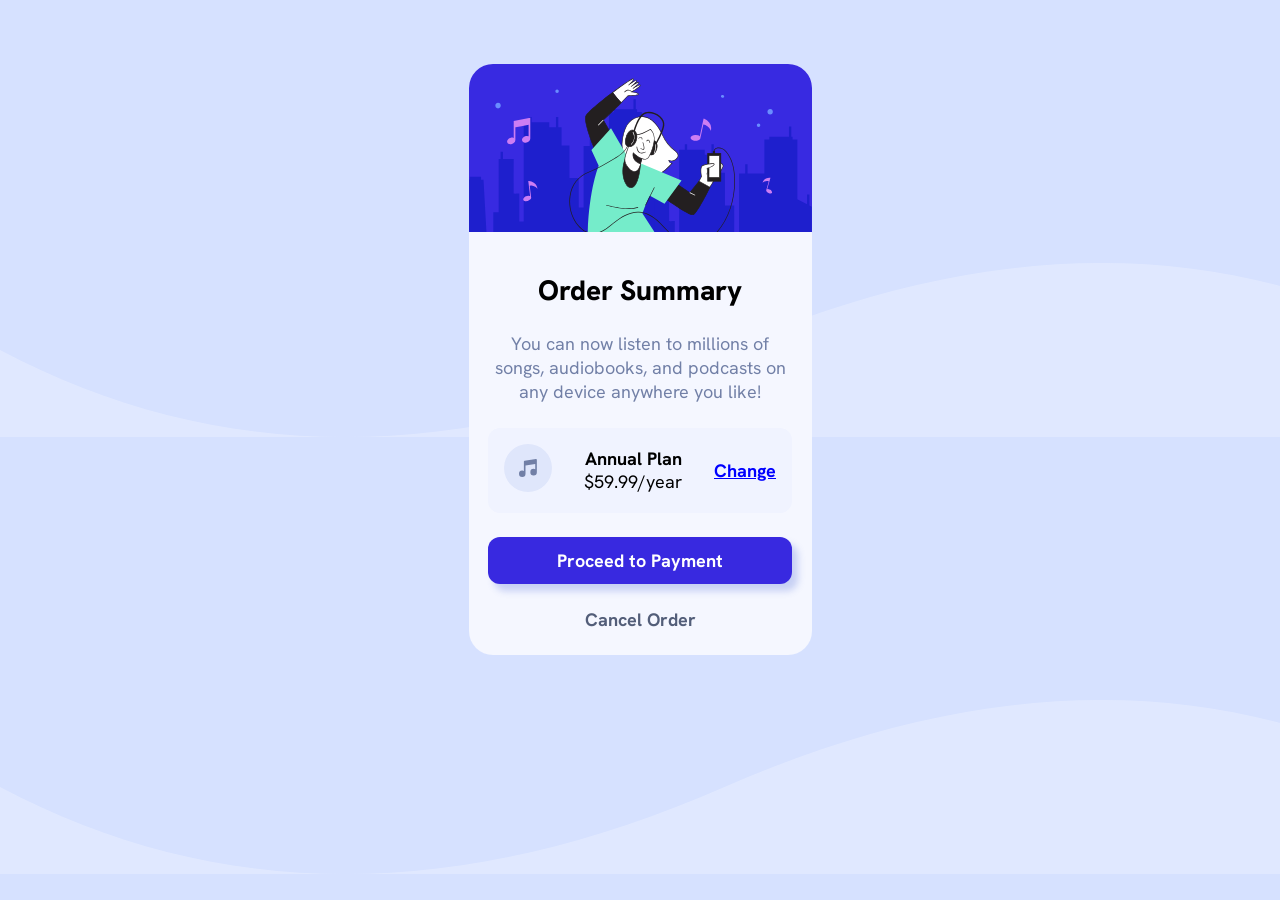
<file: order-summary-component-main/index.html>
<!DOCTYPE html>
<html lang="en">
<head>
  <meta charset="UTF-8">
  <meta name="viewport" content="width=device-width, initial-scale=1.0"> <!-- displays site properly based on user's device -->
  <link rel="preconnect" href="https://fonts.googleapis.com">
  <link rel="preconnect" href="https://fonts.gstatic.com" crossorigin>
  <link href="https://fonts.googleapis.com/css2?family=Figtree:ital,wght@0,300..900;1,300..900&family=Geist+Mono:ital,wght@0,100..900;1,100..900&family=Hanken+Grotesk:ital,wght@0,100..900;1,100..900&display=swap" rel="stylesheet">
  <link rel="icon" type="image/png" sizes="32x32" href="./images/favicon-32x32.png">
  
  <title>Frontend Mentor | Order summary card</title>

  <!-- Feel free to remove these styles or customise in your own stylesheet 👍 -->
  <style>
    .attribution { font-size: 0.6875rem; text-align: center; }
    .attribution a { color: hsl(228, 45%, 44%); }
    body{
      background-color:  hsl(225, 100%, 94%);
      font-size: 18px;
      font-family: "Hanken Grotesk", sans-serif;
      background-image: url(./images/pattern-background-desktop.svg);
    }
    .container{
      background-color:  hsl(225, 100%, 98%);
      min-height: auto;
      width: 343px;
      margin: 64px auto;
      display: flex;
      justify-content: center;
      align-items: center;
      text-align: center;
      flex-direction: column;
      gap: 16px;
      border-radius: 24px;
      overflow: hidden;
      
    }
    .img{
      overflow: hidden;
    }
    .img img{
      width: 100%;
      height: auto;
      display: block;
    }
    .order{
      display: flex;
      flex-direction: column;
      gap: 24px;
      padding: 24px;
    }
    .order .title{
      font-size: 28px;
      font-weight: 800;
    }
    .order .desc{
      color: hsl(224, 23%, 55%);
      line-height: 24px;
    }

    .annual{
      
      background-color:  hsl(226, 100%, 97%);
      display: flex;
      flex-direction: row;
      justify-content:flex-start;
      gap: 32px;
      align-items:center;
      padding: 16px;
      border-radius: 12px;
      
    }
    .annual .change{
      color:blue;
      font-weight: 700;
      margin-left: auto;
      text-decoration: underline;
    }
    .annual .ann{
      font-weight: 700;
    }
    .circle{
      display:felx;
      justify-content: center;
      align-items: center;
      border-radius: 100%;

    }
    .button{
      color: white;
      font-weight: 700;
      background-color:  hsl(245, 75%, 52%);
      padding: 12px;
      border-radius: 12px;
      box-shadow: 6px 7px 7px hsla(228, 63%, 53%, 0.25);
    }
    .canc{
      font-weight: 700;
      color:hsl(223, 19%, 40%);
    }
    .annual .change:hover{
      color: hsl(252, 100%, 67%);
      text-decoration: none;
      cursor: pointer;
    }
    .button:hover{
      background-color: hsl(252, 100%, 67%);
      cursor: pointer;
    }
    .canc:hover{
      cursor: pointer;
      color:hsl(223, 47%, 23%) ;
    }
    @media (min-width: 768){
      body{
        background-image: url(./images/pattern-background-desktop.svg)
      }
    }
  </style>
  
</head>
<body>
  <div class="container">
    <div class="img"><img src="./images/illustration-hero.svg"></div>
    <div class="order">
      <div class="title">Order Summary</div>
      <div class="desc">You can now listen to millions of songs, audiobooks, and podcasts on any 
         device anywhere you like!</div>
      <div class="annual">
        <div class="circle"><img src="./images/icon-music.svg"></div>
        <div class="plan">
          <div class="ann">Annual Plan</div>
          <div>$59.99/year</div>
        </div>
        <div class="change">Change</div>
      </div>
      <div class="button">Proceed to Payment</div>
      <div class="canc">Cancel Order</div>
    </div>

  </div>
</body>
</html>
</file>
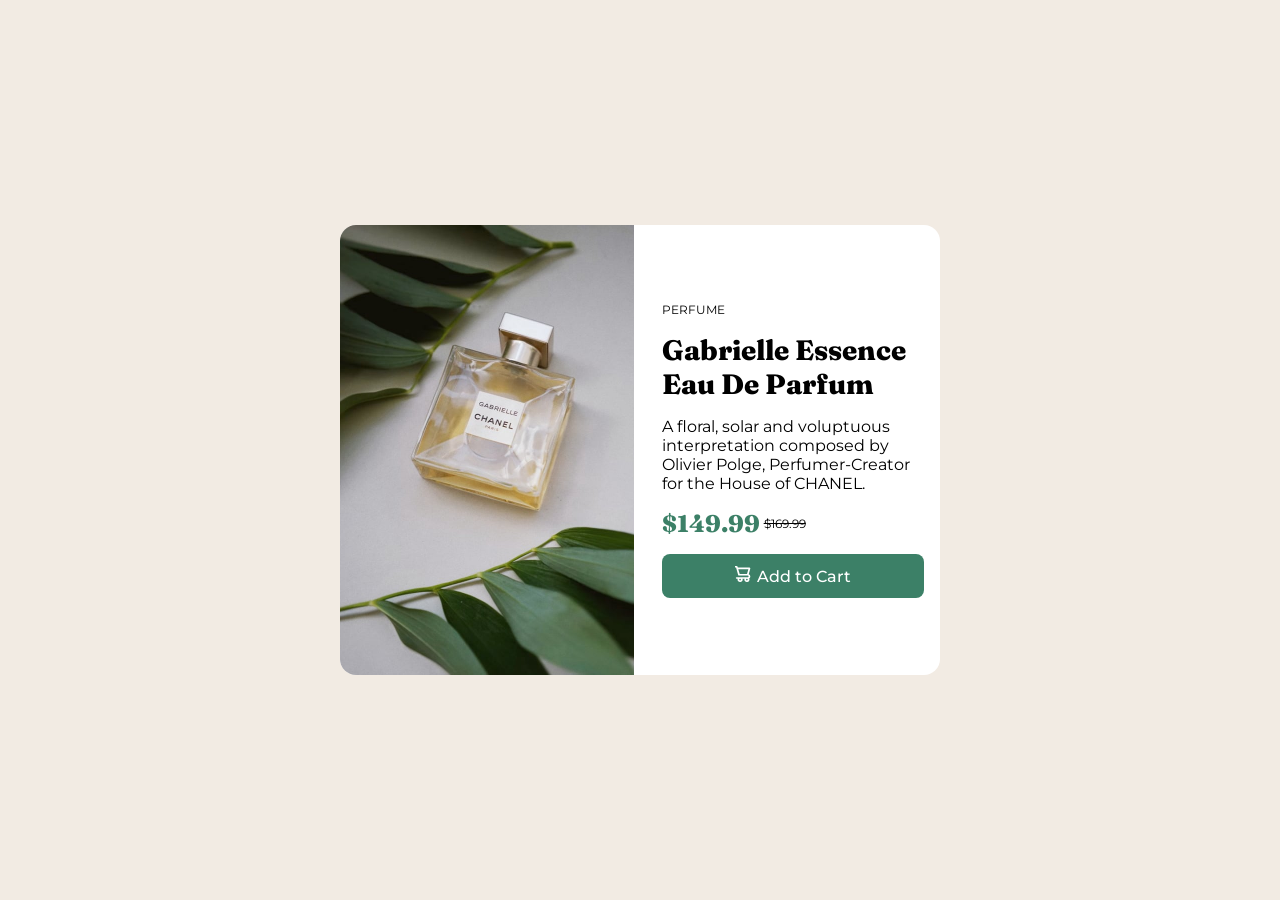
<file: product-preview-card-component-main/index.html>
<!DOCTYPE html>
<html lang="en">
<head>
  <meta charset="UTF-8">
  <meta name="viewport" content="width=device-width, initial-scale=1.0"> <!-- displays site properly based on user's device -->

  <link rel="preconnect" href="https://fonts.googleapis.com">
  <link rel="preconnect" href="https://fonts.gstatic.com" crossorigin>
  <link href="https://fonts.googleapis.com/css2?family=Fraunces:opsz,wght@9..144,700&family=Montserrat:wght@500;700&display=swap" rel="stylesheet">
  <link rel="icon" type="image/png" sizes="32x32" href="./images/favicon-32x32.png">
  
  <title>Frontend Mentor | Product preview card component</title>

  <!-- Feel free to remove these styles or customise in your own stylesheet 👍 -->
  <style>
    .attribution { font-size: 0.6875rem; text-align: center; }
    .attribution a { color: hsl(228, 45%, 44%); }
    body{
      margin: 0;
      background-color: hsl(30, 38%, 92%);
      font-family: 'Montserrat', sans-serif;
    }
    .container{
      display: flex;
      flex-direction: column;
      gap: 12px;
      background-color: hsl(0, 0%, 100%);
      width: 343px;
      margin: 16px auto;
      overflow: hidden;
      border-radius: 16px;
    }
    .img > img{
      width: 100%;
      height: auto;
      display: block;
    }
    .perfume{
      font-size:12px;
    }
    .title{
      font-family: 'Fraunces', serif;
      font-size: 28px;
      font-weight: 800;
    }
    .des{
      font-size: 16px;
    }
    .price .main{
      font-family: 'Fraunces', serif;
      color:  hsl(158, 36%, 37%);
      font-size: 24px;
      font-weight: 800;
    }
    .price .calc{
      font-size: 12px;
       text-decoration: line-through;
    }
    .description{
      width: 100%;
      box-sizing: border-box;
      display: flex;
      flex-direction: column;
      gap: 16px;
      padding: 16px;
    }
    .price{
      display: flex;
      flex-direction: row;
      gap: 4px;
      align-items: center;
    }
    .button{
      color: white;
      background-color: hsl(158, 36%, 37%);
      display: flex;
      justify-content: center;
      align-items: center;
      padding: 12px 24px;
      border-radius: 8px;
      gap: 6px;
    }
    .icon img{
      width: 16px;
      height: 16px;
    }
    .add{
      font-weight: 500;
    }
    @media (min-width:768px){
      body{
        min-height: 100vh;
        display: flex;
        align-items: center;
      }
      .container{
        display: flex;
        flex-direction: row;
        width: 600px;
        height: 450px;
        margin: auto;
      }
      .img{
        width: 50%;
        height: 100%;
      }
      .img > img{
        height: 100%;
        object-fit: cover;
      }
      .description{
        width: 50%;
        padding: 16px;
        justify-content: center;
      }
      .button:hover{
        background-color:  hsl(158, 42%, 18%);
        cursor: pointer;

    }
      
    }

  </style>
</head>
<body>
  <div class="container">
    <picture class="img">
      <source media="(min-width: 768px)" srcset="./images/image-product-desktop.jpg">
      <img src="./images/image-product-mobile.jpg" alt="Gabrielle Essence Eau De Parfum">
    </picture>
    <div class="description">
      <div class="perfume">PERFUME</div>
      <div class="title">Gabrielle Essence Eau De Parfum</div>
      <div class="des">A floral, solar and voluptuous interpretation composed by Olivier Polge, 
  Perfumer-Creator for the House of CHANEL.</div>
      <div class="price">
        <div class="main">$149.99</div>
        <div class="calc">$169.99</div></div>
      <div class="button"><div class="icon"> <img src="./images/icon-cart.svg"></div>
        <div class="add">Add to Cart</div>
      </div>
    </div>
  </div>
</body>
</html>
</file>
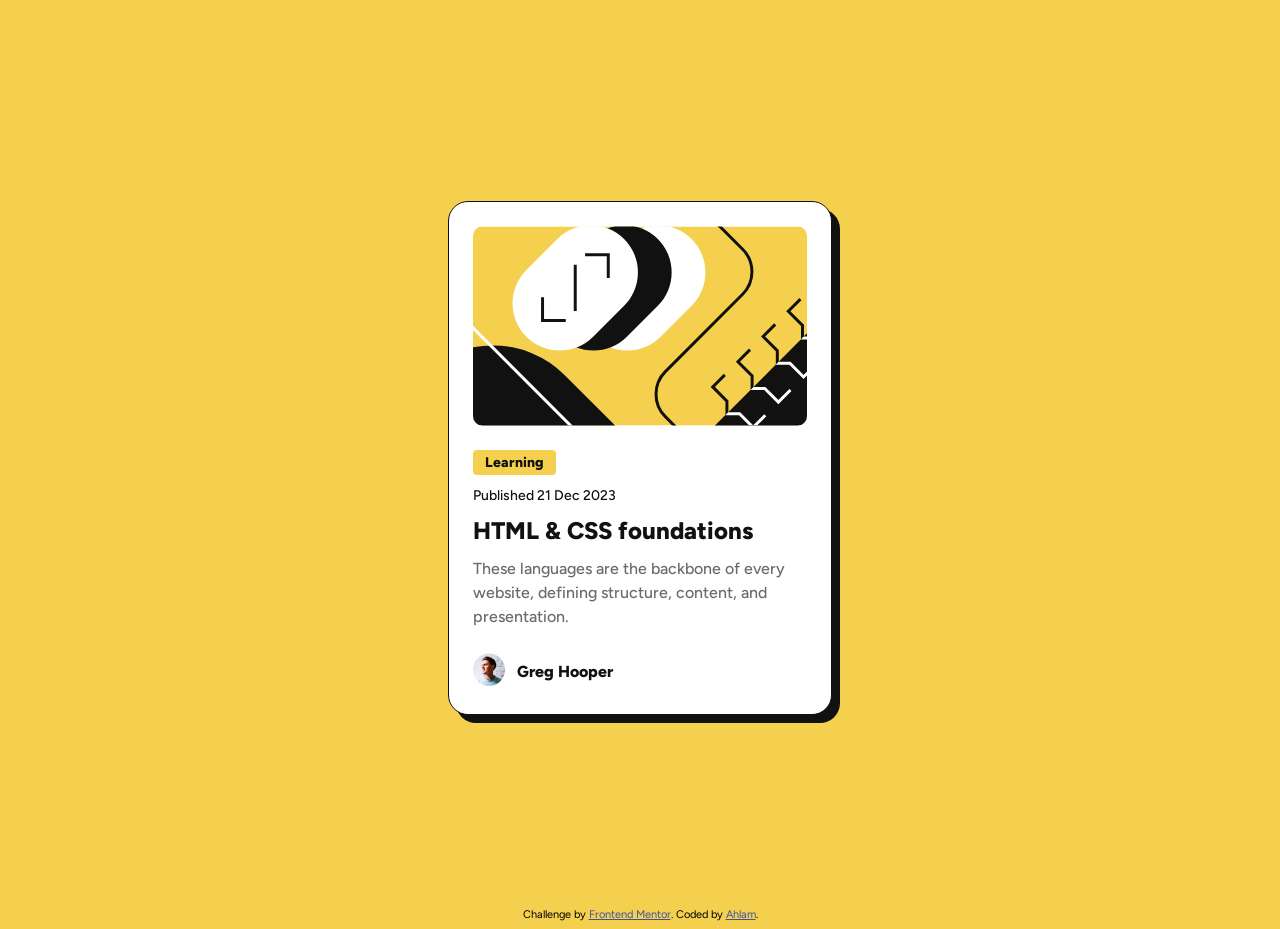
<file: Blogpreview-card/blog-preview-card-main/index.html>
<!DOCTYPE html>
<html lang="en">
<head>
  <meta charset="UTF-8">
  <meta name="viewport" content="width=device-width, initial-scale=1.0"> <!-- displays site properly based on user's device -->

  <link rel="icon" type="image/png" sizes="32x32" href="./assets/images/favicon-32x32.png">
  <link rel="preconnect" href="https://fonts.googleapis.com">
  <link rel="preconnect" href="https://fonts.gstatic.com" crossorigin>
  <link href="https://fonts.googleapis.com/css2?family=Figtree:ital,wght@0,300..900;1,300..900&display=swap" rel="stylesheet">
  
  <title>Frontend Mentor | Blog preview card</title>
  <link rel="stylesheet" href="style.css">

  <!-- Feel free to remove these styles or customise in your own stylesheet 👍 -->
  <style>
    .attribution { font-size: 0.6875rem; text-align: center; }
    .attribution a { color: hsl(228, 45%, 44%); }
  </style>
</head>
<body>
  <div class="container">
    <div class="card">
      <div class="blog">
        <img src="./assets/images/illustration-article.svg" alt="illustration-article" class="blog-image">
      </div>
      <div class="description">
        <div class="tag">Learning</div>
        <div class="date">Published 21 Dec 2023</div>
        <div class="title">HTML & CSS foundations</div>
        <div class="desc">These languages are the backbone of every website, defining structure, content, and presentation.</div>
      </div>
      <div class="author">
        <div class="picture">
          <img src="./assets/images/image-avatar.webp" alt="image-avatar" class="picture">
        </div>
        <div class="name">Greg Hooper</div>
        
      </div>

    </div>
  </div>
  

  
  <footer class="attribution">
    Challenge by <a href="https://www.frontendmentor.io?ref=challenge">Frontend Mentor</a>. 
    Coded by <a href="#">Ahlam</a>.
  </footer>
</body>
</html>
</file>
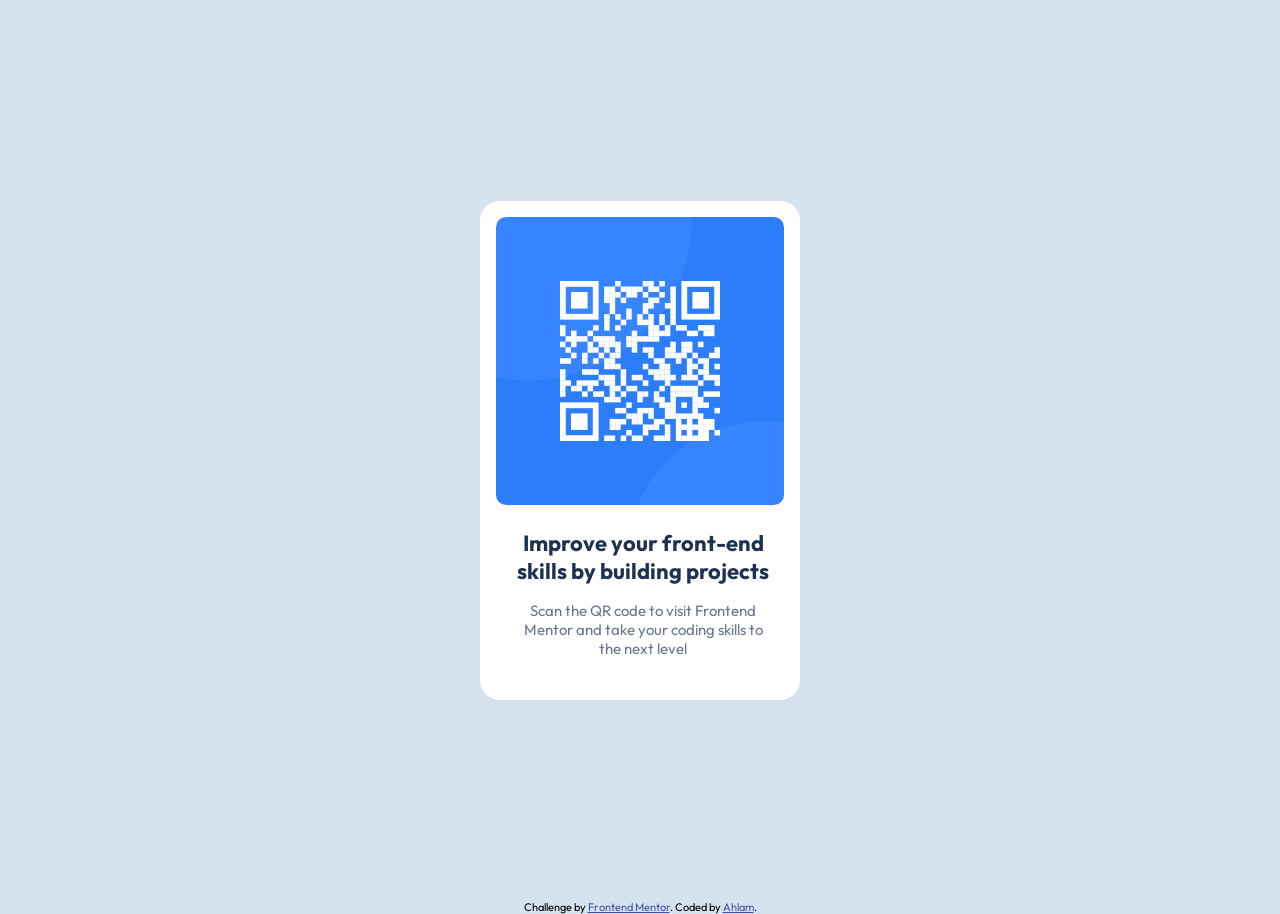
<file: QrCode-component/qr-code-component-main/index.html>
<!DOCTYPE html>
<html lang="en">
<head>
  <meta charset="UTF-8">
  <meta name="viewport" content="width=device-width, initial-scale=1.0"> <!-- displays site properly based on user's device -->

  <link rel="icon" type="image/png" sizes="32x32" href="./images/favicon-32x32.png">
  <link rel="preconnect" href="https://fonts.googleapis.com">
  <link rel="preconnect" href="https://fonts.gstatic.com" crossorigin>
  <link href="https://fonts.googleapis.com/css2?family=Outfit:wght@400;700&display=swap" rel="stylesheet">
  
  <title>Frontend Mentor | QR code component</title>

  <!-- Feel free to remove these styles or customise in your own stylesheet 👍 -->
  <style>
    .attribution { font-size: 0.6875rem; text-align: center; }
    .attribution a { color: hsl(228, 45%, 44%); }
    body{
      font-family: "Outfit", sans-serif ;
      background-color: hsl(212, 45%, 89%);
      margin: 0;
    }
    .container{
      min-height: 100vh;
      display: flex;
      justify-content: center;
      align-items: center;
      
    } 
    .card{
      display: flex;
      flex-direction: column;
      align-items: center;
      text-align: center;
      width: 320px;
      height:499px;
      gap: 24px;
      padding: 16px 16px 40px 16px;
      box-sizing: border-box;
      background-color: white;
      border-radius: 20px;
    }
    .qr-code{
      width: 288px;
    }
    .qr-code-image{
      width: 100%;
      display:block;
      border-radius: 10px;
    }
    .description{
      display: flex;
      flex-direction: column;
      padding: 0px 10px 0px 16px;
      gap: 16px;
    }
    .description .title{
      font-size: 22px;
      color: hsl(218, 44%, 22%);
      font-weight: bold;

    }
    .description .desc{
      font-size: 15px;
      color: hsl(216, 15%, 48%);
    }

  </style>
</head>
<body>
<div class="container">
  <div class="card">
    <div class="qr-code">
      <img src="./images/image-qr-code.png" alt="QrCode" class="qr-code-image">
    </div>
    <div class="description">
      <div class="title">Improve your front-end skills by building projects</div>
      <div class="desc">Scan the QR code to visit Frontend Mentor and take your coding skills to the next level</div>
    </div>
  </div>

</div>

  <footer class="attribution">
    Challenge by <a href="https://www.frontendmentor.io?ref=challenge">Frontend Mentor</a>. 
    Coded by <a href="#">Ahlam</a>.
  </footer>
</body>
</html>
</file>
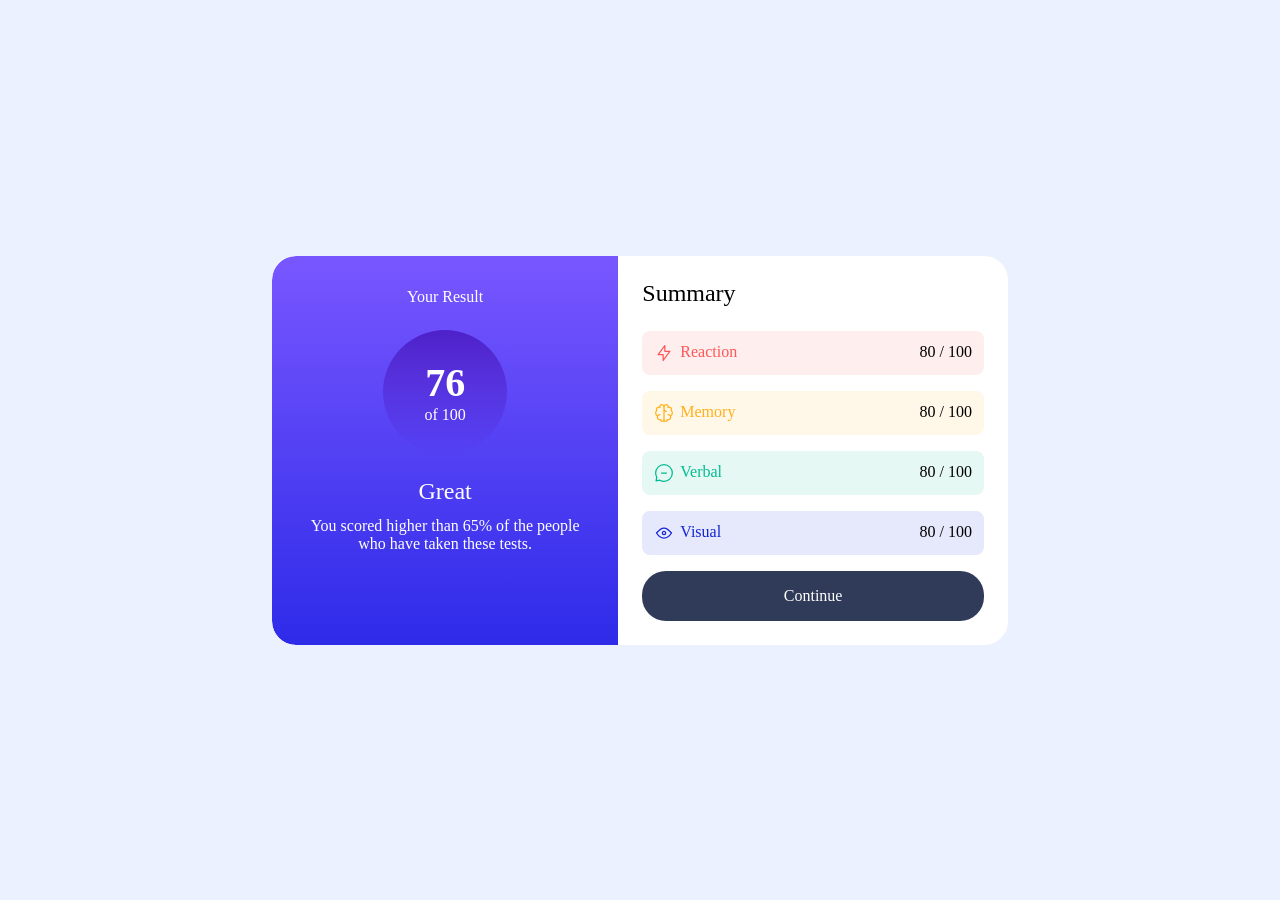
<file: Results-summary/results-summary-component-main/index.html>
<!DOCTYPE html>
<html lang="en">
<head>
  <meta charset="UTF-8">
  <meta name="viewport" content="width=device-width, initial-scale=1.0"> <!-- displays site properly based on user's device -->
  
  <link rel="icon" type="image/png" sizes="32x32" href="./assets/images/favicon-32x32.png">
  
  <title>Frontend Mentor | Results summary component</title>

  <!-- Feel free to remove these styles or customise in your own stylesheet 👍 -->
  <style>
    .attribution { font-size: 0.6875rem; text-align: center; }
    .attribution a { color: hsl(228, 45%, 44%); }
    body{
      display: flex;
      justify-content: center;
      align-items: center;
      margin: 0;
      background:  hsl(221, 100%, 96%);

    }
    .container{
      width:100%;
      margin: auto;

    }
    .result{
      align-items: center;
      background: linear-gradient(to bottom,hsl(252, 100%, 67%),  hsl(241, 81%, 54%));
      width:100%;
      display: flex;
      flex-direction:column;
      gap: 24px;
      padding: 32px;
      box-sizing: border-box;
      color: white;
      border-radius: 0px 0px 24px 24px;
    }
    .title{
      font-size: 16px;
      font-weight: 400;
    }
    .circle{
      display: flex;
      flex-direction: column;
      background: linear-gradient(to top, hsla(241, 72%, 46%, 0), hsla(256, 72%, 46%, 1));
      width: 100px;
      height: 100px;
      border-radius: 50%;
      padding: 12px;
      align-items: center;
      text-align: center;
      justify-content: center;
    }
    .circle .high{
      font-size: 40px;
      font-weight: 800;
    }
    .circle .low{
      font-size: 16px;
      font-weight: 200;
    }
    .des{
      display: flex;
      flex-direction: column;
      gap: 12px;
      align-items: center;
      text-align: center;
    }
    .des .desc{
      font-size: 24px;
      font-weight: 500;
    }
    .des .subdesc{
      font-size: 16px;
      font-weight: 200;
    }
    .summary{
      display: flex;
      flex-direction: column;
      gap: 24px;
      margin:24px;
    }
    .summary .sum{
      font-size: 24px;
      font-weight: 400;
    }
    .reaction, .memory, .verbal, .visual{
      display: flex;
      flex-direction: row;
      justify-content: space-between;
      padding: 12px;
      border-radius: 8px;
    }
    .sub-con{
      display: flex;
      flex-direction: row;
      gap: 6px;
    }
    .icon {
      display: flex;
      width: 20px;
      height: 20px;
    }

    .button{
      text-align:center;
      background-color:hsl(224, 30%, 27%);
      color:white;
      font-size:16px;
      padding:16px 42px;
      border-radius: 24px;
    }
    .button:hover{
      background: linear-gradient(to top, hsla(241, 72%, 46%, 0), hsla(256, 72%, 46%, 1));
      cursor: pointer;
    }
    .output{
      display: flex;
      flex-direction: column;
      gap: 16px;
    }
    .reaction{
      background-color: hsla(0, 100%, 67%, 0.1);
    }
    .reaction .sub-con{
      color: hsl(0, 100%, 67%);
    }
    .memory{
      background-color: hsla(39, 100%, 56%, 0.1);
    }
    .memory .sub-con{
      color: hsl(39, 100%, 56%);
    }
    .verbal{
      background-color: hsla(166, 100%, 37%, 0.1);
    }
    .verbal .sub-con{
      color: hsl(166, 100%, 37%);
    }
    .visual{
      background-color: hsla(234, 85%, 45%, 0.1);
    }
    .visual .sub-con{
      color: hsl(234, 85%, 45%);
    }
    @media (min-width: 768px){
      body{
        min-height: 100vh;
      }
      .container{
        background-color: hsl(0, 0%, 100%);
        max-width: 736px;
        display: flex;
        flex-direction: row;
        margin: auto;
        border-radius: 24px;
        overflow: hidden; 
     }
      .result{
        width: 50%;
        border-radius: 24px 0 0 24px;
      }
      .summary{
        width: 50%;
      }
      .button:hover {
       background: linear-gradient(to bottom,hsl(252, 100%, 67%),  hsl(241, 81%, 54%));
       cursor: pointer;
    }
  }
    


  </style>
</head>
<body>
  <div class="container">
    <div class="result">
      <div class="title">Your Result</div>
      <div class="circle"><div class="high">76</div>
      <div class="low">of 100</div>
    </div>
    <div class="des">
      <div class="desc">Great</div>
     <div class="subdesc">You scored higher than 65% of the people who have taken these tests.</div></div></div>
    <div class="summary">
      <div class="sum">Summary</div>
      <div class="output">
        <div class="reaction">
          <div class="sub-con">
            <div class="icon"><img src="./assets/images/icon-reaction.svg" alt=""></div>
            <div class="name">Reaction</div>
          </div>
          <div class="numeric">80 / 100</div>
        </div>
        <div class="memory">
        <div class="sub-con">
            <div class="icon"><img src="./assets/images/icon-memory.svg" alt=""></div>
            <div class="name">Memory</div>
          </div>
          <div class="numeric">80 / 100</div>
        </div>
        <div class="verbal">
        <div class="sub-con">
            <div class="icon"><img src="./assets/images/icon-verbal.svg" alt=""></div>
            <div class="name">Verbal</div>
          </div>
          <div class="numeric">80 / 100</div>
        </div>
        <div class="visual">
        <div class="sub-con">
            <div class="icon"><img src="./assets/images/icon-visual.svg" alt=""></div>
            <div class="name">Visual</div>
          </div>
          <div class="numeric">80 / 100</div>
        </div>
        
      <div class="button">Continue</div>
    </div>

  </div>
</body>
</html>
</file>
<file: Blogpreview-card/blog-preview-card-main/style.css>
body{
    background-color: #F4D04E;
    font-family: "Figtree", sans-serif;
}
.container{
    display: flex;
    min-height: 100vh;
    justify-content: center;
    align-items: center;
}
.card{
    background-color: white;
    display: flex;
    flex-direction: column;
    width: 327px;
    padding: 24px 24px;
    gap: 24px;
    box-sizing: border-box;
    border-radius: 20px;
    box-shadow: 8px 8px #111111;
    border:1px solid #111111;
}
.blog-image{
    border-radius: 10px;
    height: 200px;
    width: 100%;
    object-fit: cover;
    display: block;
    box-sizing: border-box;
}
.description{
    display: flex;
    flex-direction: column;
    gap: 12px;
    text-align: left;
    align-items: flex-start;
}
.tag{
    color: #111111;
    background-color: #F4D04E;
    padding: 4px 12px;
    font-size: 12px;
    font-weight: 800;
    box-sizing: content-box;
    border-radius: 4px;
}
.date{
    color: #111111;
    font-size: 12px;
    font-weight: 500;
}
.title{
    color: #111111;
    font-size: 20px;
    font-weight: 800;
}
.desc{
    color: #6B6B6B;
    font-size: 14px;
    font-weight: 500;
    line-height: 150%;
}
.author{
    display: flex;
    flex-direction: row;
    align-items: center;
    gap: 12px;
}
.picture{
    width: 32px;
}
.name{
    color: #111111;
    font-size: 14px;
    font-weight: 800;
}

@media (min-width: 768px){
    .card{
        width: 384px;
    }

    .tag{
        font-size: 14px;
    }
    .date{
        font-size: 14px;
    }
    .title{
        font-size: 24px;
    }
    .desc{
        font-size: 16px;
    }
    .name{
        font-size: 16px;
    }
    }
</file>
